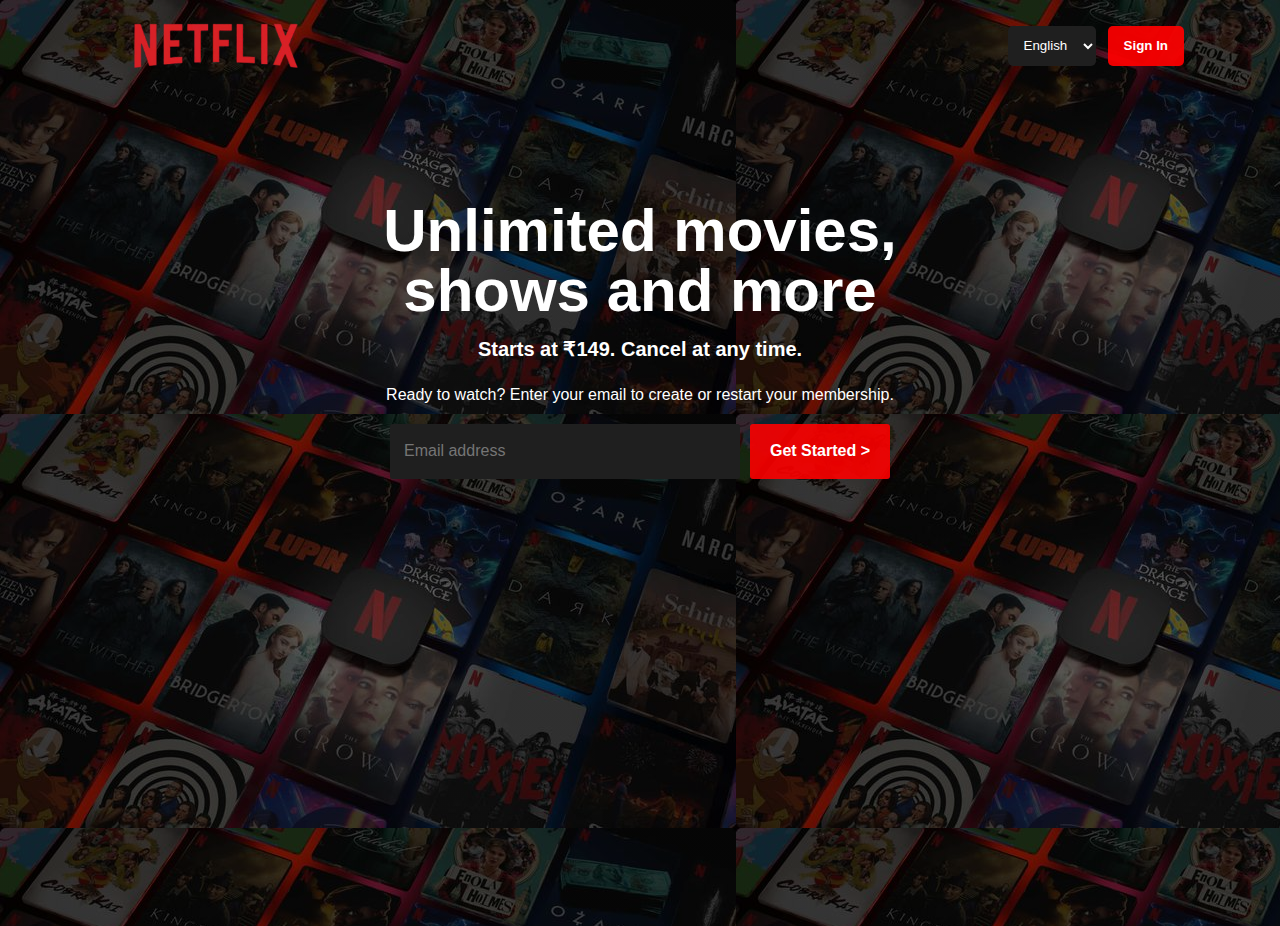
<file: index.html>
<!DOCTYPE html>
<html lang="en">
  <head>
    <meta charset="UTF-8" />
    <meta name="viewport" content="width=device-width, initial-scale=1.0" />
    <title>Netflix</title>
    <link rel="stylesheet" href="style.css" />
  </head>
  <body>
    <header class="top-bar">
      <img src="assets/Netflix homepage lg.png" class="logo" />

      <div class="top-actions">
        <select id="language">
          <option value="English">English</option>
          <option value="Hindi">हिन्दी</option>
        </select>
       <a href="signIn.html"><button id="SignInButton">Sign In</button></a> 
      </div>
    </header>

    <main class="hero">
      <h1 class="tagline" id="tagline">
        Unlimited movies,<br />
        shows and more
      </h1>

      <p class="price" id="price">Starts at ₹149. Cancel at any time.</p>

      <p class="subscription" id="subscription">
        Ready to watch? Enter your email to create or restart your membership.
      </p>

      <div class="email-box" id="email-box">
        <input type="email" placeholder="Email address" />
        <button id="getStartedBtn">Get Started ></button>
      </div>
    </main>
  </body>
  <script src="script.js"></script>
</html>
</file>
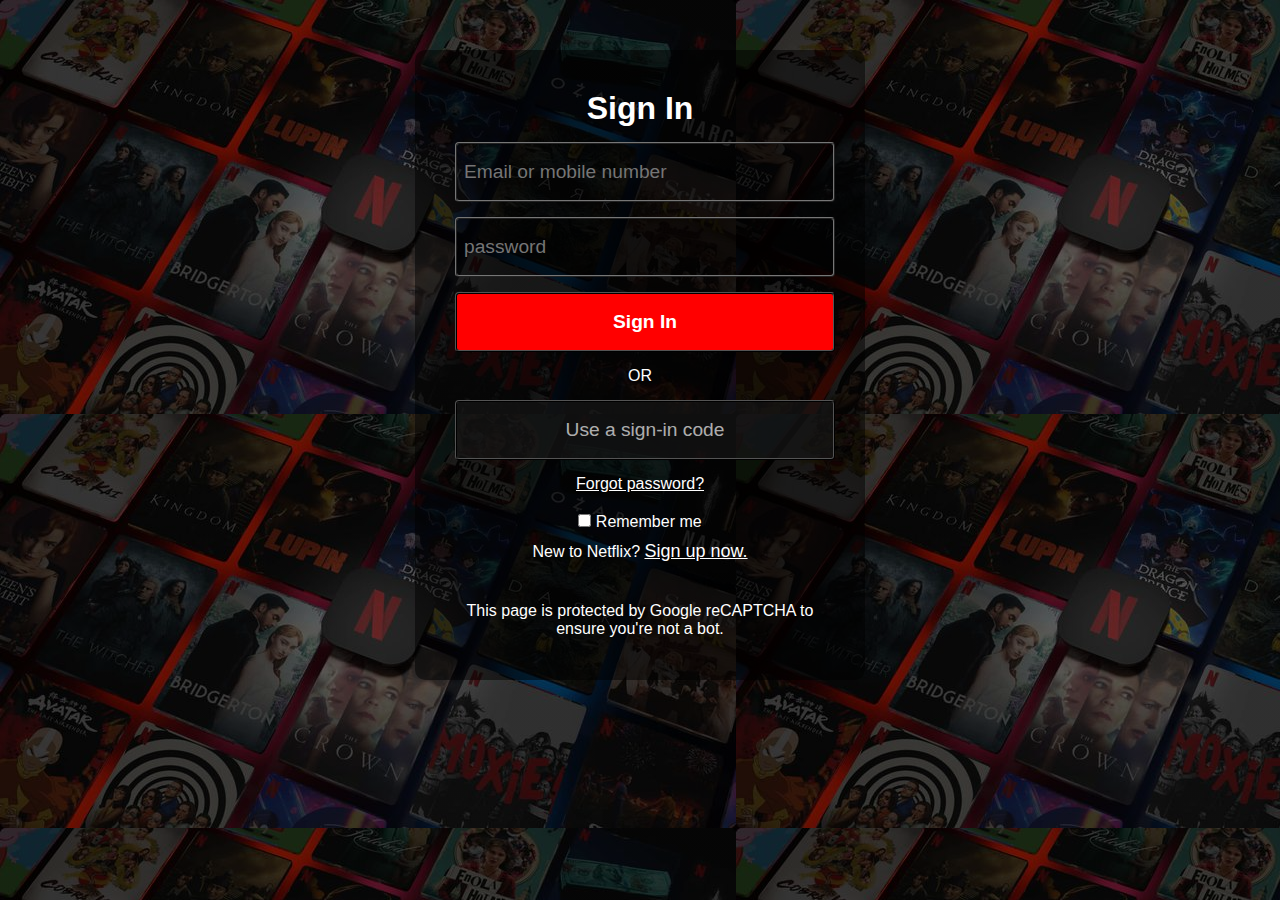
<file: signIn.html>
<!DOCTYPE html>
<html lang="en">
  <head>
    <meta charset="UTF-8" />
    <meta name="viewport" content="width=device-width, initial-scale=1.0" />
    <title>Admission</title>
    <link rel="stylesheet" href="style.css" />
  </head>
  <body>
    <main class="Sign-in-box">
      <h1>Sign In</h1>
      <form action="backend.js">
        <input type="text" placeholder="Email or mobile number" id="email-input" /><br />
        <input type="text" placeholder="password" id="password-input" /><br />
        <button id="Sign-In-button">Sign In</button>
        <p>OR</p>
        <button id="Sign-in-code">Use a sign-in code</button><br />
        <a href="" id="forgot-password">Forgot password?</a>
        <p id="Remember-me">
             <input type="checkbox" value="Remember me" name="Remember me"/>
          Remember me
        </p>
        <p id="Sign-Up-line">New to Netflix? <a href=" " id="sign-up-link">Sign up now.</a></p>
        <p id="security">
          This page is protected by Google reCAPTCHA to ensure you're not a bot.
        </p>
      </form>
    </main>
  </body>
</html>
</file>
<file: style.css>
* {
  margin: 0;
  padding: 0;
  box-sizing: border-box;
}

body {
  min-height: 100vh;
  font-family: Arial, Helvetica, sans-serif;
  color: white;

  background: linear-gradient(rgba(0, 0, 0, 0.4), rgba(0, 0, 0, 0.4)),
    url("assets/download.jpeg");
}

.top-bar {
  display: flex;
  justify-content: space-between;
  align-items: center;
  padding: 20px;
  margin-top: 2%;
}

.logo {
  height: 120px;
  position: absolute;
  left: 96px;
}

.top-actions {
  display: flex;
  gap: 12px;
  position: absolute;
  right: 96px;
}

#language {
  background: #1f1f1f;
  color: white;
  border-radius: 5px;
  padding: 8px 12px;
  border: none;
  height: 40px;
}

#SignInButton {
  background: rgba(255, 0, 0, 0.925);
  color: white;
  border-radius: 5px;
  padding: 8px 16px;
  font-weight: bold;
  cursor: pointer;
  height: 40px;
  border: none;
}

.hero {
  text-align: center;
  padding: 15vh 20px 40px;
}

.tagline {
  font-size: clamp(28px, 6vw, 60px);
  font-weight: 900;
  margin-bottom: 16px;
  line-height: 60px;
  letter-spacing: 0;
}

.price {
  font-size: 20px;
  font-weight: bolder;
  margin-bottom: 25px;
}

.subscription {
  font-size: 16px;
  margin-bottom: 20px;
  font-weight: lighter;
  letter-spacing: normal;
}

.email-box {
  display: flex;
  gap: 10px;
  justify-content: center;
  max-width: 500px;
  margin: auto;
  height: 55px;
}

.email-box input {
  flex: 1;
  padding: 14px;
  border-radius: 3px;
  border: none;
  background: #1f1f1f;
  color: white;
  font-size: 16px;
}

.email-box button {
  background: rgba(255, 0, 0, 0.889);
  border: none;
  color: white;
  font-weight: bold;
  font-size: 16px;
  padding: 14px 20px;
  border-radius: 3px;
  cursor: pointer;
}

button {
  transition: transform 0.12s ease, box-shadow 0.12s ease;
}

button:active {
  transform: scale(0.95);
  box-shadow: 0 0 0 rgba(0, 0, 0, 0.1);
}

@media (max-width: 500px) {
  .tagline {
    line-height: 30px;
  }
  .email-box {
    margin-top: 30px;
  }
  .email-box {
    flex-direction: column;
  }

  .email-box button {
    width: 100%;
  }

  .logo {
    height: 60px;
    position: absolute;
    left: 1px;
  }
  .top-actions {
    position: absolute;
    right: 10px;
  }
  .email-box button {
    width: 150px;
    position: relative;
    margin: 0 auto;
  }
  .Sign-in-box {
    background: rgba(0, 0, 0, 0.5);
    min-height: 70vh;
    width: 3px;
    padding: 40px;
    border-radius: 10px;
    color: white;
    text-align: center;
    position: absolute;
    left: 0;
    right: 0;
    top: 100px;
    margin: 0 auto;
  }
}
/*Sign IN Page*/

.Sign-in-box {
  background: rgba(0, 0, 0, 0.5);
  min-height: 70vh;
  width: 450px;
  padding: 40px;
  border-radius: 10px;
  color: white;
  text-align: center;
  position: absolute;
  top: 50px;
  right: 0;
  left: 0;
  margin: 0 auto;
}
#email-input {
  border-radius: 4px;
  padding: 7px;
  height: 60px;
  width: 380px;
  background: rgba(0, 0, 0, 0);
  margin-top: 15px;
  border-style: ridge;
  font-size: larger;
}
#password-input {
  border-radius: 4px;
  padding: 7px;
  height: 60px;
  width: 380px;
  background: rgba(0, 0, 0, 0.3);
  margin-top: 15px;
  border-style: ridge;
  font-size: larger;
}

#Sign-In-button {
  border-radius: 4px;
  padding: 7px;
  height: 60px;
  width: 380px;
  background-color: red;
  font-weight: bolder;
  color: white;
  font-size: larger;
  margin-top: 15px;
  border-style: ridge;
  margin-bottom: 15px;
}
#Sign-in-code {
  border-radius: 4px;
  padding: 7px;
  height: 60px;
  width: 380px;
  background: rgba(22, 22, 22, 0.7);
  margin-top: 15px;
  border-style: ridge;
  color: rgba(255, 255, 255, 0.677);
  font-size: larger;
  margin-bottom: 15px;
}
#forgot-password {
  color: white;
}
#Remember-me {
  margin-top: 20px;
}
#Sign-Up-line {
  margin-top: 10px;
}
#security {
  margin-top: 40px;
}
#sign-up-link {
  color: white;
  font-size: large;
}
</file>
